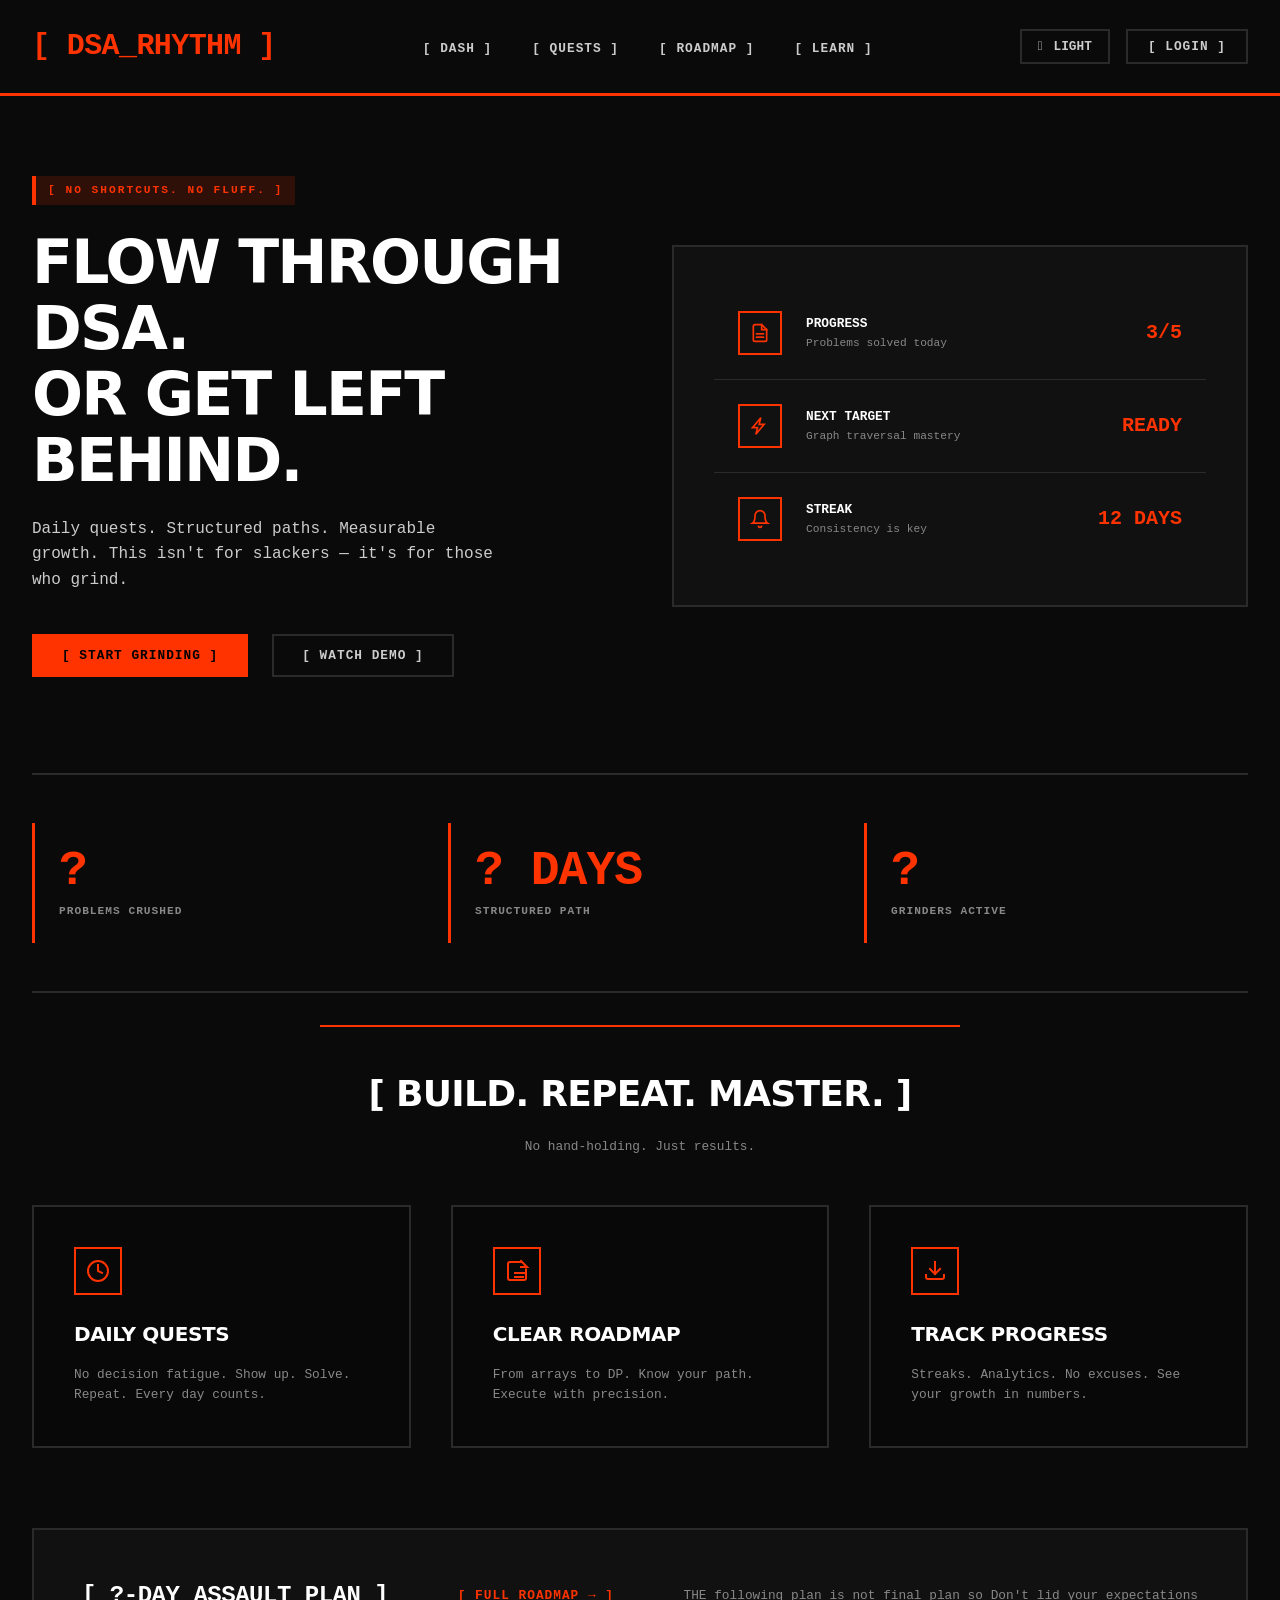
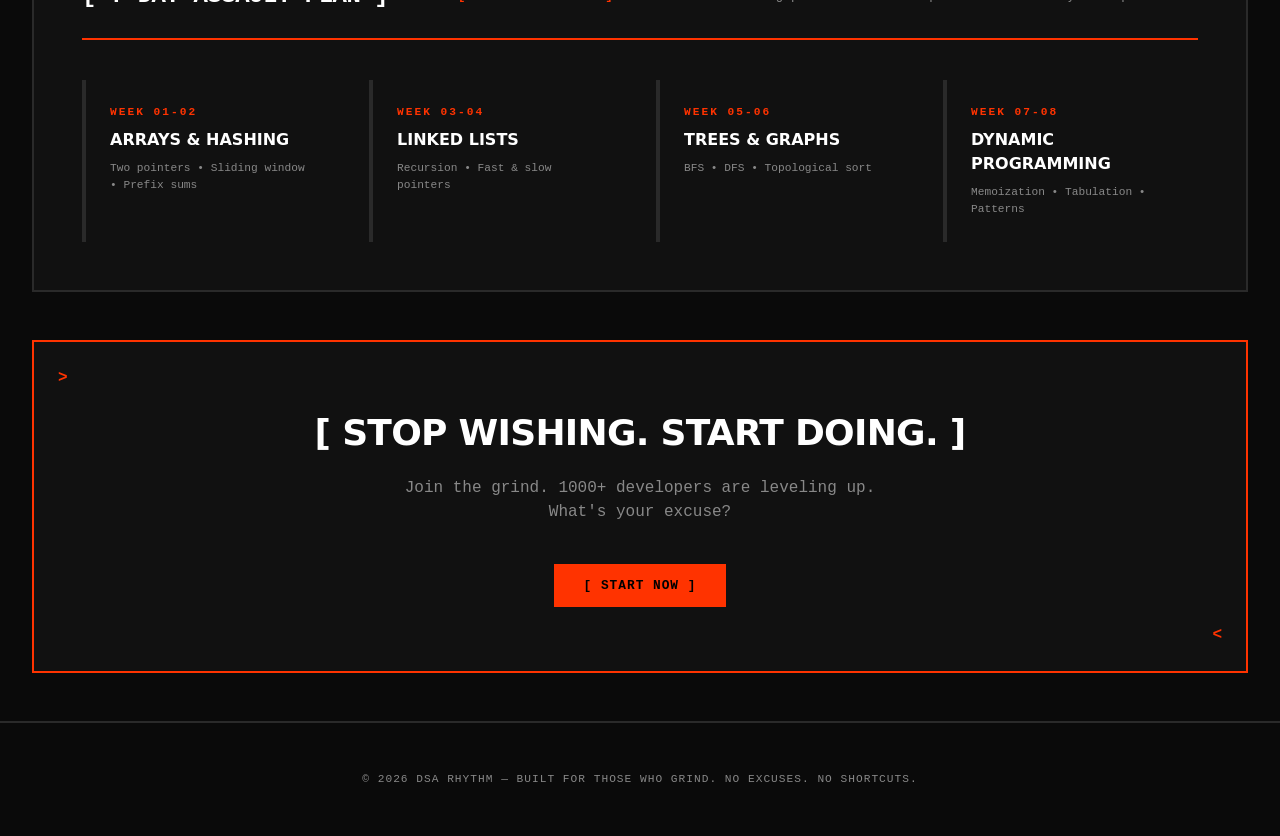
<file: index.html>
<!DOCTYPE html>
<html lang="en">

<head>
  <meta charset="UTF-8">
  <meta name="viewport" content="width=device-width, initial-scale=1.0, viewport-fit=cover">
  <meta name="description" content="DSA Rhythm - Master Data Structures. No shortcuts. No fluff. Pure discipline.">
  <title>DSA Rhythm | Grind. Build. Master.</title>

  <!-- Favicon - sharp, brutal -->
  <link rel="icon" type="image/svg+xml"
    href="data:image/svg+xml,%3Csvg xmlns='http://www.w3.org/2000/svg' viewBox='0 0 100 100'%3E%3Crect width='100' height='100' fill='%23ff3300'/%3E%3Ctext x='50' y='68' text-anchor='middle' fill='white' font-size='48' font-weight='900' font-family='monospace'%3ED%3C/text%3E%3C/svg%3E">

  <link rel="stylesheet" href="assets/css/index.css">
</head>

<body>

  <header class="navbar">
    <div class="container nav-container">
      <a href="#" class="logo">[ DSA_RHYTHM ]</a>

      <ul class="nav-links">
        <li><a href="#">[ DASH ]</a></li>
        <li><a href="#">[ QUESTS ]</a></li>
        <li><a href="assets/nav/roadmap.html">[ ROADMAP ]</a></li>
        <li><a href="#">[ LEARN ]</a></li>
      </ul>

      <div class="nav-actions">
        <button class="theme-toggle" id="themeToggle">
          <span id="themeIcon"></span>
          <span id="themeText">LIGHT</span>
        </button>
        <button class="btn-secondary" style="padding: 8px 20px;">[ LOGIN ]</button>
      </div>

      <button class="mobile-menu-btn" id="mobileMenuBtn" aria-label="Menu">
        <span></span>
        <span></span>
        <span></span>
      </button>
    </div>
  </header>

  <div class="menu-overlay" id="menuOverlay"></div>

  <!-- Mobile Menu Panel -->
  <div class="mobile-menu" id="mobileMenu">
    <div class="mobile-menu-header">
      <span class="mobile-menu-logo">[ DSA ]</span>
      <button class="close-menu-btn" id="closeMenuBtn">✕</button>
    </div>
    <ul class="mobile-nav-links">
      <li><a href="#">[ DASHBOARD ]</a></li>
      <li><a href="#">[ QUESTS ]</a></li>
      <li><a href="#">[ ROADMAP ]</a></li>
      <li><a href="#">[ LEARN ]</a></li>
    </ul>
    <div class="mobile-actions">
      <button class="theme-toggle" id="mobileThemeToggle">
        <span id="mobileThemeIcon"></span>
        <span id="mobileThemeText">LIGHT</span>
      </button>
      <button class="btn-secondary">[ LOGIN ]</button>
    </div>
  </div>

  <main>
    <div class="container">
      <section class="hero">
        <div>
          <span class="hero-badge">[ NO SHORTCUTS. NO FLUFF. ]</span>
          <h1>FLOW THROUGH DSA.<br>OR GET LEFT BEHIND.</h1>
          <p class="hero-description">
            Daily quests. Structured paths. Measurable growth. This isn't for slackers — it's for those who grind.
          </p>
          <div class="hero-actions">
            <button class="btn-primary">[ START GRINDING ]</button>
            <button class="btn-secondary">[ WATCH DEMO ]</button>
          </div>
        </div>
        <div class="hero-visual">
          <div class="visual-card">
            <div class="visual-icon">
              <svg width="20" height="20" viewBox="0 0 24 24" fill="none" stroke="currentColor" stroke-width="2"
                stroke-linecap="square" stroke-linejoin="miter">
                <path d="M14 2H6a2 2 0 0 0-2 2v16a2 2 0 0 0 2 2h12a2 2 0 0 0 2-2V8z" />
                <polyline points="14 2 14 8 20 8" />
                <line x1="16" y1="13" x2="8" y2="13" />
                <line x1="16" y1="17" x2="8" y2="17" />
              </svg>
            </div>
            <div class="visual-info">
              <div class="visual-title">PROGRESS</div>
              <div class="visual-sub">Problems solved today</div>
            </div>
            <div class="visual-value">3/5</div>
          </div>
          <div class="visual-card">
            <div class="visual-icon">
              <svg width="20" height="20" viewBox="0 0 24 24" fill="none" stroke="currentColor" stroke-width="2"
                stroke-linecap="square" stroke-linejoin="miter">
                <path d="M13 2L3 14h6l-2 8 10-12h-6l2-8z" />
              </svg>
            </div>
            <div class="visual-info">
              <div class="visual-title">NEXT TARGET</div>
              <div class="visual-sub">Graph traversal mastery</div>
            </div>
            <div class="visual-value">READY</div>
          </div>
          <div class="visual-card">
            <div class="visual-icon">
              <svg width="20" height="20" viewBox="0 0 24 24" fill="none" stroke="currentColor" stroke-width="2"
                stroke-linecap="square" stroke-linejoin="miter">
                <path d="M18 8A6 6 0 0 0 6 8c0 7-3 9-3 9h18s-3-2-3-9" />
                <path d="M13.73 21a2 2 0 0 1-3.46 0" />
              </svg>
            </div>
            <div class="visual-info">
              <div class="visual-title">STREAK</div>
              <div class="visual-sub">Consistency is key</div>
            </div>
            <div class="visual-value">12 DAYS</div>
          </div>
        </div>
      </section>

      <div class="stats-grid">
        <div class="stat-card">
          <div class="stat-number">?</div>
          <div class="stat-label">PROBLEMS CRUSHED</div>
        </div>
        <div class="stat-card">
          <div class="stat-number">? DAYS</div>
          <div class="stat-label">STRUCTURED PATH</div>
        </div>
        <div class="stat-card">
          <div class="stat-number">?</div>
          <div class="stat-label">GRINDERS ACTIVE</div>
        </div>
      </div>

      <div class="section-header">
        <h2>[ BUILD. REPEAT. MASTER. ]</h2>
        <p>No hand-holding. Just results.</p>
      </div>

      <div class="features-grid">
        <div class="feature">
          <div class="feature-icon">
            <svg width="24" height="24" viewBox="0 0 24 24" fill="none" stroke="currentColor" stroke-width="2"
              stroke-linecap="square" stroke-linejoin="miter">
              <circle cx="12" cy="12" r="10" />
              <polyline points="12 6 12 12 16 14" />
            </svg>
          </div>
          <h3>DAILY QUESTS</h3>
          <p>No decision fatigue. Show up. Solve. Repeat. Every day counts.</p>
        </div>
        <div class="feature">
          <div class="feature-icon">
            <svg width="24" height="24" viewBox="0 0 24 24" fill="none" stroke="currentColor" stroke-width="2"
              stroke-linecap="square" stroke-linejoin="miter">
              <path d="M21 10.5V19a2 2 0 0 1-2 2H5a2 2 0 0 1-2-2V5a2 2 0 0 1 2-2h10.5" />
              <polyline points="16 2 22 8 16 8" />
              <line x1="10" y1="14" x2="21" y2="14" />
              <line x1="10" y1="18" x2="18" y2="18" />
            </svg>
          </div>
          <h3>CLEAR ROADMAP</h3>
          <p>From arrays to DP. Know your path. Execute with precision.</p>
        </div>
        <div class="feature">
          <div class="feature-icon">
            <svg width="24" height="24" viewBox="0 0 24 24" fill="none" stroke="currentColor" stroke-width="2"
              stroke-linecap="square" stroke-linejoin="miter">
              <path d="M21 16v2a2 2 0 0 1-2 2H5a2 2 0 0 1-2-2v-2" />
              <path d="M7 10l5 5 5-5" />
              <path d="M12 15V3" />
            </svg>
          </div>
          <h3>TRACK PROGRESS</h3>
          <p>Streaks. Analytics. No excuses. See your growth in numbers.</p>
        </div>
      </div>
      <div class="roadmap">
        <div class="roadmap-header">
          <h3>[ ?-DAY ASSAULT PLAN ]</h3>
          <a href="#" class="roadmap-link">[ FULL ROADMAP → ]</a>
          <p style="     color: var(--text-tertiary);
     font-size: var(--text-sm);
     font-family: var(--font-mono);">THE following plan is not final plan so Don't lid your expectations</p>
        </div>

        <div class="roadmap-steps">
          <div class="step">
            <div class="step-week">WEEK 01-02</div>
            <div class="step-title">ARRAYS & HASHING</div>
            <div class="step-desc">Two pointers • Sliding window • Prefix sums</div>
          </div>
          <div class="step">
            <div class="step-week">WEEK 03-04</div>
            <div class="step-title">LINKED LISTS</div>
            <div class="step-desc">Recursion • Fast & slow pointers</div>
          </div>
          <div class="step">
            <div class="step-week">WEEK 05-06</div>
            <div class="step-title">TREES & GRAPHS</div>
            <div class="step-desc">BFS • DFS • Topological sort</div>
          </div>
          <div class="step">
            <div class="step-week">WEEK 07-08</div>
            <div class="step-title">DYNAMIC PROGRAMMING</div>
            <div class="step-desc">Memoization • Tabulation • Patterns</div>
          </div>
        </div>
      </div>
      <div class="cta">
        <h2>[ STOP WISHING. START DOING. ]</h2>
        <p>Join the grind. 1000+ developers are leveling up. What's your excuse?</p>
        <button class="btn-primary">[ START NOW ]</button>
      </div>
    </div>
  </main>

  <footer class="footer">
    <div class="container">
      <p> &copy; 2026 DSA RHYTHM — BUILT FOR THOSE WHO GRIND. NO EXCUSES. NO SHORTCUTS.</p>
    </div>
  </footer>

  <script src="assets/scripts/main.js"></script>

</body>

</html>
</file>
<file: assets/css/index.css>
* {
     margin: 0;
     padding: 0;
     box-sizing: border-box;
   }

   :root {
     --space-1: 8px;
     --space-2: 16px;
     --space-3: 24px;
     --space-4: 32px;
     --space-5: 40px;
     --space-6: 48px;
     --space-7: 64px;
     --space-8: 80px;
     --space-9: 96px;

     --font-mono: 'Courier New', 'Fira Code', 'SF Mono', monospace;
     --font-sans: 'Inter', -apple-system, 'Segoe UI', system-ui, sans-serif;
     --text-xs: 0.7rem;
     --text-sm: 0.8rem;
     --text-base: 0.9rem;
     --text-md: 1rem;
     --text-lg: 1.25rem;
     --text-xl: 1.5rem;
     --text-2xl: 1.875rem;
     --text-3xl: 2.25rem;
     --text-4xl: 3rem;
     --text-5xl: 3.75rem;

     --fw-normal: 400;
     --fw-medium: 500;
     --fw-bold: 700;
     --fw-black: 900;

     --bg-primary: #0a0a0a;
     --bg-secondary: #111111;
     --bg-tertiary: #1a1a1a;
     --bg-card: #080808;
     --border-primary: #ff3300;
     --border-secondary: #2a2a2a;
     --border-harsh: #ff3300;
     --text-primary: #ffffff;
     --text-secondary: #cccccc;
     --text-tertiary: #888888;
     --accent: #ff3300;
     --accent-dark: #cc2800;
     --accent-soft: rgba(255, 51, 0, 0.15);
     --accent-glow: rgba(255, 51, 0, 0.08);
     --danger: #ff0000;

     --radius: 0px;
     --shadow-sm: 2px 2px 0px rgba(255, 51, 0, 0.3);
     --shadow-md: 4px 4px 0px rgba(255, 51, 0, 0.4);
     --shadow-lg: 6px 6px 0px rgba(255, 51, 0, 0.5);
     --shadow-xl: 8px 8px 0px rgba(255, 51, 0, 0.6);
     --transition: all 0.1s cubic-bezier(0.2, 0.9, 0.4, 1);
   }

   body {
     font-family: var(--font-sans);
     background: var(--bg-primary);
     color: var(--text-primary);
     line-height: 1.5;
     -webkit-font-smoothing: antialiased;
     border: none;
   }

   * {
     border-radius: 0px !important;
   }

   h1,
   h2,
   h3,
   h4,
   .logo,
   .stat-number {
     font-weight: var(--fw-black);
     letter-spacing: -0.02em;
     text-transform: uppercase;
   }

   h1 {
     font-size: var(--text-5xl);
     line-height: 1.1;
     letter-spacing: -0.03em;
   }

   h2 {
     font-size: var(--text-3xl);
     letter-spacing: -0.02em;
   }

   h3 {
     font-size: var(--text-xl);
     font-weight: var(--fw-bold);
   }

   .container {
     max-width: 1280px;
     margin: 0 auto;
     padding: 0 var(--space-4);
   }

   .btn-primary {
     display: inline-flex;
     align-items: center;
     justify-content: center;
     gap: var(--space-2);
     background: var(--accent);
     color: #000000;
     border: 2px solid var(--accent);
     padding: 12px 28px;
     font-size: var(--text-sm);
     font-weight: var(--fw-bold);
     text-transform: uppercase;
     letter-spacing: 1px;
     cursor: pointer;
     transition: var(--transition);
     text-decoration: none;
     font-family: var(--font-mono);
   }

   .btn-primary:hover {
     background: transparent;
     color: var(--accent);
     transform: translate(-2px, -2px);
     box-shadow: var(--shadow-md);
   }

   .btn-secondary {
     display: inline-flex;
     align-items: center;
     justify-content: center;
     gap: var(--space-2);
     background: transparent;
     border: 2px solid var(--border-secondary);
     color: var(--text-secondary);
     padding: 12px 28px;
     font-size: var(--text-sm);
     font-weight: var(--fw-bold);
     text-transform: uppercase;
     letter-spacing: 1px;
     cursor: pointer;
     transition: var(--transition);
     text-decoration: none;
     font-family: var(--font-mono);
   }

   .btn-secondary:hover {
     border-color: var(--accent);
     color: var(--accent);
     transform: translate(-2px, -2px);
   }

   .navbar {
     padding: var(--space-3) 0;
     border-bottom: 3px solid var(--accent);
     background: var(--bg-primary);
     position: sticky;
     top: 0;
     z-index: 100;
   }

   .nav-container {
     display: flex;
     justify-content: space-between;
     align-items: center;
     flex-wrap: wrap;
     gap: var(--space-3);
   }

   .logo {
     font-size: var(--text-2xl);
     font-weight: var(--fw-black);
     color: var(--accent);
     letter-spacing: -0.02em;
     text-decoration: none;
     font-family: var(--font-mono);
     text-transform: uppercase;
   }

   .nav-links {
     display: flex;
     gap: var(--space-5);
     list-style: none;
   }

   .nav-links a {
     color: var(--text-secondary);
     text-decoration: none;
     font-size: var(--text-sm);
     font-weight: var(--fw-bold);
     text-transform: uppercase;
     letter-spacing: 1px;
     transition: var(--transition);
     font-family: var(--font-mono);
   }

   .nav-links a:hover {
     color: var(--accent);
   }

   .nav-actions {
     display: flex;
     gap: var(--space-2);
     align-items: center;
   }

   .mobile-menu-btn {
     display: none;
     background: transparent;
     border: 2px solid var(--border-secondary);
     padding: 10px;
     cursor: pointer;
     transition: var(--transition);
     flex-direction: column;
     gap: 5px;
     width: 44px;
     height: 44px;
     align-items: center;
     justify-content: center;
   }

   .mobile-menu-btn:hover {
     border-color: var(--accent);
     transform: translate(-2px, -2px);
   }

   .mobile-menu-btn span {
     display: block;
     width: 22px;
     height: 2px;
     background: var(--text-secondary);
     transition: var(--transition);
   }

   .mobile-menu-btn:hover span {
     background: var(--accent);
   }

   .mobile-menu {
     position: fixed;
     top: 0;
     left: -100%;
     width: 85%;
     max-width: 320px;
     height: 100vh;
     background: var(--bg-primary);
     border-right: 3px solid var(--accent);
     z-index: 200;
     padding: var(--space-6) var(--space-4);
     transition: left 0.2s cubic-bezier(0.2, 0.9, 0.4, 1);
     overflow-y: auto;
   }

   .mobile-menu.active {
     left: 0;
   }

   .mobile-menu-header {
     display: flex;
     justify-content: space-between;
     align-items: center;
     margin-bottom: var(--space-5);
     padding-bottom: var(--space-3);
     border-bottom: 2px solid var(--border-secondary);
   }

   .mobile-menu-logo {
     font-size: var(--text-xl);
     font-weight: var(--fw-black);
     color: var(--accent);
     font-family: var(--font-mono);
     text-transform: uppercase;
   }

   .close-menu-btn {
     background: transparent;
     border: 2px solid var(--border-secondary);
     width: 40px;
     height: 40px;
     cursor: pointer;
     font-size: var(--text-xl);
     color: var(--text-secondary);
     transition: var(--transition);
     font-family: var(--font-mono);
   }

   .close-menu-btn:hover {
     border-color: var(--accent);
     color: var(--accent);
   }

   .mobile-nav-links {
     list-style: none;
     margin-bottom: var(--space-5);
   }

   .mobile-nav-links li {
     margin-bottom: var(--space-3);
   }

   .mobile-nav-links a {
     color: var(--text-secondary);
     text-decoration: none;
     font-size: var(--text-lg);
     font-weight: var(--fw-bold);
     text-transform: uppercase;
     letter-spacing: 1px;
     font-family: var(--font-mono);
     display: block;
     padding: var(--space-2) 0;
     transition: var(--transition);
   }

   .mobile-nav-links a:hover {
     color: var(--accent);
     transform: translateX(4px);
   }

   .mobile-actions {
     display: flex;
     flex-direction: column;
     gap: var(--space-2);
     padding-top: var(--space-3);
     border-top: 2px solid var(--border-secondary);
   }

   .mobile-actions .btn-secondary,
   .mobile-actions .theme-toggle {
     width: 100%;
     justify-content: center;
   }

   .menu-overlay {
     position: fixed;
     top: 0;
     left: 0;
     width: 100%;
     height: 100%;
     background: rgba(0, 0, 0, 0.8);
     z-index: 150;
     opacity: 0;
     visibility: hidden;
     transition: opacity 0.2s ease;
   }

   .menu-overlay.active {
     opacity: 1;
     visibility: visible;
   }

   .theme-toggle {
     background: transparent;
     border: 2px solid var(--border-secondary);
     padding: 8px 16px;
     cursor: pointer;
     font-size: var(--text-sm);
     font-weight: var(--fw-bold);
     color: var(--text-secondary);
     transition: var(--transition);
     display: inline-flex;
     align-items: center;
     gap: var(--space-1);
     text-transform: uppercase;
     font-family: var(--font-mono);
   }

   .theme-toggle:hover {
     border-color: var(--accent);
     color: var(--accent);
     transform: translate(-2px, -2px);
   }

   .hero {
     display: grid;
     grid-template-columns: 1fr 1fr;
     gap: var(--space-7);
     padding: var(--space-8) 0 var(--space-7) 0;
     align-items: center;
   }

   .hero-badge {
     display: inline-block;
     background: var(--accent-soft);
     color: var(--accent);
     font-size: var(--text-xs);
     font-weight: var(--fw-bold);
     padding: 6px 12px;
     margin-bottom: var(--space-3);
     text-transform: uppercase;
     letter-spacing: 2px;
     border-left: 4px solid var(--accent);
     font-family: var(--font-mono);
   }

   .hero h1 {
     margin-bottom: var(--space-3);
     color: var(--text-primary);
   }

   .hero-description {
     font-size: var(--text-md);
     color: var(--text-secondary);
     margin-bottom: var(--space-5);
     line-height: 1.6;
     max-width: 480px;
     font-family: var(--font-mono);
   }

   .hero-actions {
     display: flex;
     gap: var(--space-3);
   }

   .stats-grid {
     display: grid;
     grid-template-columns: repeat(3, 1fr);
     gap: var(--space-4);
     padding: var(--space-6) 0;
     border-top: 2px solid var(--border-secondary);
     border-bottom: 2px solid var(--border-secondary);
     margin: var(--space-4) 0;
   }

   .stat-card {
     padding: var(--space-3);
     border-left: 3px solid var(--accent);
   }

   .stat-number {
     font-size: var(--text-4xl);
     font-weight: var(--fw-black);
     color: var(--accent);
     line-height: 1;
     margin-bottom: var(--space-1);
     font-family: var(--font-mono);
   }

   .stat-label {
     font-size: var(--text-xs);
     color: var(--text-tertiary);
     font-weight: var(--fw-bold);
     text-transform: uppercase;
     letter-spacing: 1px;
     font-family: var(--font-mono);
   }

   .section-header {
     text-align: center;
     max-width: 640px;
     margin: 0 auto var(--space-6) auto;
     border-top: 2px solid var(--accent);
     padding-top: var(--space-5);
   }

   .section-header h2 {
     margin-bottom: var(--space-2);
   }

   .section-header p {
     color: var(--text-tertiary);
     font-size: var(--text-sm);
     font-family: var(--font-mono);
   }

   .features-grid {
     display: grid;
     grid-template-columns: repeat(auto-fit, minmax(300px, 1fr));
     gap: var(--space-5);
     margin: var(--space-6) 0 var(--space-8) 0;
   }

   .feature {
     padding: var(--space-5);
     background: var(--bg-card);
     transition: var(--transition);
     border: 2px solid var(--border-secondary);
     position: relative;
   }

   .feature:hover {
     transform: translate(-4px, -4px);
     border-color: var(--accent);
     box-shadow: var(--shadow-lg);
   }

   .feature-icon {
     width: 48px;
     height: 48px;
     background: transparent;
     border: 2px solid var(--accent);
     display: flex;
     align-items: center;
     justify-content: center;
     margin-bottom: var(--space-3);
     color: var(--accent);
   }

   .feature-icon svg {
     width: 24px;
     height: 24px;
   }

   .feature h3 {
     margin-bottom: var(--space-2);
     text-transform: uppercase;
     font-size: var(--text-lg);
   }

   .feature p {
     color: var(--text-tertiary);
     font-size: var(--text-sm);
     line-height: 1.6;
     font-family: var(--font-mono);
   }

   .roadmap {
     background: var(--bg-secondary);
     padding: var(--space-6);
     margin: var(--space-6) 0;
     border: 2px solid var(--border-secondary);
   }

   .roadmap-header {
     display: flex;
     justify-content: space-between;
     align-items: center;
     margin-bottom: var(--space-5);
     flex-wrap: wrap;
     gap: var(--space-3);
     border-bottom: 2px solid var(--accent);
     padding-bottom: var(--space-3);
   }

   .roadmap-header h3 {
     font-size: var(--text-xl);
     text-transform: uppercase;
     font-family: var(--font-mono);
   }

   .roadmap-link {
     color: var(--accent);
     text-decoration: none;
     font-size: var(--text-sm);
     font-weight: var(--fw-bold);
     text-transform: uppercase;
     font-family: var(--font-mono);
     letter-spacing: 1px;
   }

   .roadmap-link:hover {
     text-decoration: underline;
   }

   .roadmap-steps {
     display: grid;
     grid-template-columns: repeat(auto-fit, minmax(220px, 1fr));
     gap: var(--space-4);
   }

   .step {
     padding: var(--space-3);
     border-left: 4px solid var(--border-secondary);
     transition: var(--transition);
   }

   .step:hover {
     border-left-color: var(--accent);
     background: var(--accent-soft);
     transform: translateX(4px);
   }

   .step-week {
     font-size: var(--text-xs);
     font-weight: var(--fw-black);
     color: var(--accent);
     text-transform: uppercase;
     letter-spacing: 2px;
     margin-bottom: var(--space-1);
     font-family: var(--font-mono);
   }

   .step-title {
     font-weight: var(--fw-bold);
     margin-bottom: var(--space-1);
     text-transform: uppercase;
     font-size: var(--text-md);
   }

   .step-desc {
     font-size: var(--text-xs);
     color: var(--text-tertiary);
     font-family: var(--font-mono);
   }

   .cta {
     text-align: center;
     padding: var(--space-7);
     background: var(--bg-secondary);
     margin: var(--space-6) 0;
     border: 2px solid var(--accent);
     position: relative;
   }

   .cta::before {
     content: ">";
     position: absolute;
     left: var(--space-3);
     top: var(--space-3);
     color: var(--accent);
     font-family: var(--font-mono);
     font-weight: bold;
   }

   .cta::after {
     content: "<";
     position: absolute;
     right: var(--space-3);
     bottom: var(--space-3);
     color: var(--accent);
     font-family: var(--font-mono);
     font-weight: bold;
   }

   .cta h2 {
     margin-bottom: var(--space-2);
   }

   .cta p {
     color: var(--text-tertiary);
     max-width: 480px;
     margin: 0 auto var(--space-5) auto;
     font-family: var(--font-mono);
   }

   .footer {
     text-align: center;
     padding: var(--space-6) 0;
     border-top: 2px solid var(--border-secondary);
     margin-top: var(--space-6);
     color: var(--text-tertiary);
     font-size: var(--text-xs);
     font-family: var(--font-mono);
     text-transform: uppercase;
     letter-spacing: 1px;
   }

   .hero-visual {
     background: var(--bg-secondary);
     padding: var(--space-5);
     border: 2px solid var(--border-secondary);
   }

   .visual-card {
     display: flex;
     align-items: center;
     gap: var(--space-3);
     padding: var(--space-3);
     border-bottom: 1px solid var(--border-secondary);
   }

   .visual-card:last-child {
     border-bottom: none;
   }

   .visual-icon {
     width: 44px;
     height: 44px;
     background: transparent;
     border: 2px solid var(--accent);
     display: flex;
     align-items: center;
     justify-content: center;
     color: var(--accent);
   }

   .visual-info {
     flex: 1;
   }

   .visual-title {
     font-weight: var(--fw-bold);
     margin-bottom: 2px;
     text-transform: uppercase;
     font-size: var(--text-sm);
     font-family: var(--font-mono);
   }

   .visual-sub {
     font-size: var(--text-xs);
     color: var(--text-tertiary);
     font-family: var(--font-mono);
   }

   .visual-value {
     font-weight: var(--fw-black);
     color: var(--accent);
     font-family: var(--font-mono);
     font-size: var(--text-lg);
   }

   /* Responsive Media Queries */
   @media (max-width: 900px) {
     .hero {
       grid-template-columns: 1fr;
       gap: var(--space-5);
       text-align: left;
     }

     .hero-description {
       margin-right: auto;
     }

     .stats-grid {
       grid-template-columns: 1fr;
       gap: var(--space-3);
     }

     .features-grid {
       grid-template-columns: 1fr;
     }

     .roadmap-steps {
       grid-template-columns: 1fr;
     }

     .nav-links {
       display: none;
     }

     .nav-actions {
       display: none;
     }

     .mobile-menu-btn {
       display: flex;
     }

     .container {
       padding: 0 var(--space-3);
     }
   }

   @media (max-width: 768px) {
     :root {
       --text-5xl: 2.5rem;
       --text-4xl: 2rem;
       --text-3xl: 1.75rem;
       --text-2xl: 1.5rem;
       --text-xl: 1.25rem;
     }

     .hero {
       padding: var(--space-6) 0 var(--space-5) 0;
     }

     .hero-badge {
       font-size: var(--text-xs);
     }

     .stat-number {
       font-size: var(--text-3xl);
     }

     .feature {
       padding: var(--space-4);
     }

     .roadmap {
       padding: var(--space-4);
     }

     .cta {
       padding: var(--space-5);
     }

     .cta::before,
     .cta::after {
       font-size: var(--text-sm);
     }
   }

   @media (max-width: 640px) {
     .container {
       padding: 0 var(--space-3);
     }

     h1 {
       font-size: var(--text-3xl);
     }

     h2 {
       font-size: var(--text-xl);
     }

     .hero-actions {
       flex-direction: column;
       width: 100%;
     }

     .btn-primary,
     .btn-secondary {
       width: 100%;
       justify-content: center;
     }

     .stats-grid {
       gap: var(--space-2);
     }

     .stat-card {
       padding: var(--space-2);
     }

     .features-grid {
       gap: var(--space-3);
     }

     .roadmap-steps {
       gap: var(--space-2);
     }

     .step {
       padding: var(--space-2);
     }

     .hero-visual {
       padding: var(--space-3);
     }

     .visual-card {
       padding: var(--space-2);
     }

     .visual-icon {
       width: 36px;
       height: 36px;
     }

     .visual-value {
       font-size: var(--text-md);
     }
   }

   @media (max-width: 480px) {
     :root {
       --space-5: 32px;
       --space-6: 40px;
       --space-7: 48px;
     }

     .logo {
       font-size: var(--text-xl);
     }

     .mobile-menu {
       width: 90%;
     }

     .mobile-nav-links a {
       font-size: var(--text-md);
     }
   }
</file>
